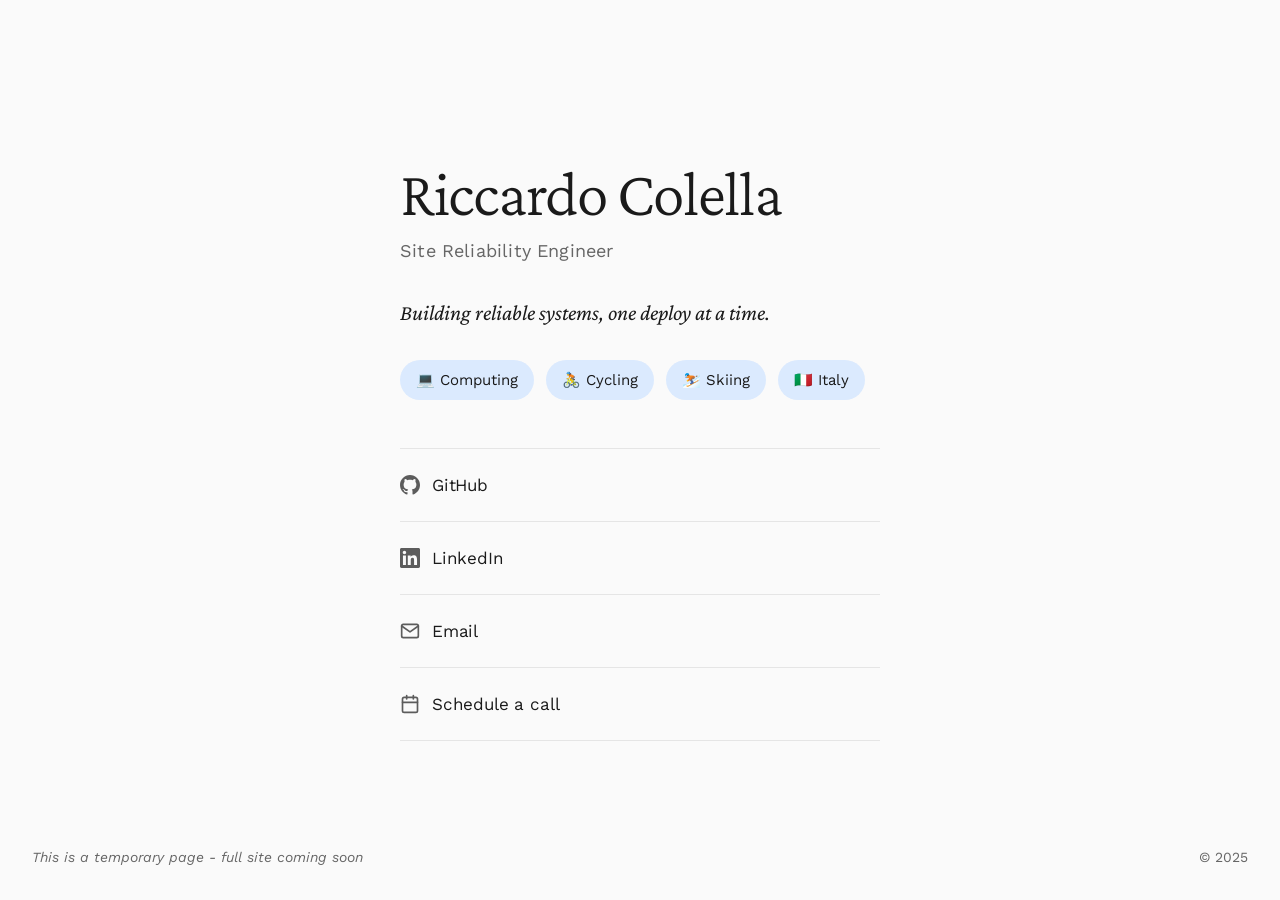
<file: index.html>
<!DOCTYPE html>
<html lang="en">
<head>
    <!-- Google tag (gtag.js) -->
    <script async src="https://www.googletagmanager.com/gtag/js?id=G-9TP7FQLY3E"></script>
    <script>
      window.dataLayer = window.dataLayer || [];
      function gtag(){dataLayer.push(arguments);}
      gtag('js', new Date());
    
      gtag('config', 'G-9TP7FQLY3E');
    </script>
    
    <!-- Google Tag Manager -->
    <script>(function(w,d,s,l,i){w[l]=w[l]||[];w[l].push({'gtm.start':
    new Date().getTime(),event:'gtm.js'});var f=d.getElementsByTagName(s)[0],
    j=d.createElement(s),dl=l!='dataLayer'?'&l='+l:'';j.async=true;j.src=
    'https://www.googletagmanager.com/gtm.js?id='+i+dl;f.parentNode.insertBefore(j,f);
    })(window,document,'script','dataLayer','GTM-T24LNDSS');</script>
    <!-- End Google Tag Manager -->

    <meta charset="UTF-8">
    <meta name="viewport" content="width=device-width, initial-scale=1.0">
    <title>Riccardo Colella - SRE</title>

    <link rel="shortcut icon" href="./assets/images/rc-logo-white.png" type="image/x-icon">
    <link rel="preconnect" href="https://fonts.googleapis.com">
    <link rel="preconnect" href="https://fonts.gstatic.com" crossorigin>
    <link href="https://fonts.googleapis.com/css2?family=Crimson+Pro:wght@300;400&family=Work+Sans:wght@400;500&display=swap" rel="stylesheet">
    
    <!-- Calendly badge widget begin -->
    <link href="https://assets.calendly.com/assets/external/widget.css" rel="stylesheet">
    <script src="https://assets.calendly.com/assets/external/widget.js" type="text/javascript" async></script>
    <!-- Calendly badge widget end -->
    
    <style>
        :root {
            --color-text: #1a1a1a;
            --color-text-secondary: #666666;
            --color-border: #e5e5e5;
            --color-hover: #0a0a0a;
            --color-accent: #2563eb;
            --color-accent-light: #dbeafe;
            --spacing-unit: 1rem;
        }

        * {
            margin: 0;
            padding: 0;
            box-sizing: border-box;
        }

        body {
            font-family: 'Work Sans', -apple-system, sans-serif;
            color: var(--color-text);
            background: #fafafa;
            line-height: 1.6;
            -webkit-font-smoothing: antialiased;
            -moz-osx-font-smoothing: grayscale;
        }

        .container {
            min-height: 100vh;
            display: flex;
            align-items: center;
            justify-content: center;
            padding: 2rem;
        }

        .content {
            max-width: 480px;
            width: 100%;
            animation: fadeIn 1.2s ease-out;
        }

        @keyframes fadeIn {
            from {
                opacity: 0;
                transform: translateY(20px);
            }
            to {
                opacity: 1;
                transform: translateY(0);
            }
        }

        h1 {
            font-family: 'Crimson Pro', serif;
            font-size: clamp(2.5rem, 8vw, 4rem);
            font-weight: 300;
            letter-spacing: -0.02em;
            margin-bottom: 0.5rem;
            line-height: 1.1;
            animation: fadeIn 1.2s ease-out 0.1s both;
        }

        .title {
            font-size: clamp(1rem, 2.5vw, 1.125rem);
            color: var(--color-text-secondary);
            margin-bottom: 2rem;
            font-weight: 400;
            letter-spacing: 0.01em;
            animation: fadeIn 1.2s ease-out 0.2s both;
        }

        .tagline {
            font-family: 'Crimson Pro', serif;
            font-size: clamp(1.125rem, 3vw, 1.375rem);
            color: var(--color-text);
            margin-bottom: 2rem;
            font-weight: 400;
            font-style: italic;
            line-height: 1.4;
            animation: fadeIn 1.2s ease-out 0.25s both;
        }

        .interests {
            display: flex;
            flex-wrap: wrap;
            gap: 0.75rem;
            margin-bottom: 3rem;
            animation: fadeIn 1.2s ease-out 0.3s both;
        }

        .interest-tag {
            background: var(--color-accent-light);
            color: var(--color-text);
            padding: 0.5rem 1rem;
            border-radius: 2rem;
            font-size: 0.9375rem;
            font-weight: 400;
            display: inline-flex;
            align-items: center;
            gap: 0.5rem;
            transition: all 0.3s ease;
        }

        .interest-tag:hover {
            background: var(--color-accent);
            color: white;
            transform: translateY(-2px);
        }

        .links {
            display: flex;
            flex-direction: column;
            gap: 0;
            animation: fadeIn 1.2s ease-out 0.4s both;
        }

        .link-item {
            border-top: 1px solid var(--color-border);
            padding: 1.25rem 0;
            display: flex;
            align-items: center;
            justify-content: space-between;
            text-decoration: none;
            color: var(--color-text);
            transition: all 0.3s ease;
            position: relative;
        }

        .link-item:last-child {
            border-bottom: 1px solid var(--color-border);
        }

        .link-item:hover {
            color: var(--color-accent);
            padding-left: 0.5rem;
        }

        .link-item::after {
            content: '→';
            opacity: 0;
            transform: translateX(-10px);
            transition: all 0.3s ease;
            font-size: 1.25rem;
            font-weight: 300;
            color: var(--color-accent);
        }

        .link-item:hover::after {
            opacity: 1;
            transform: translateX(0);
        }

        .link-label {
            font-size: 1.0625rem;
            font-weight: 400;
            letter-spacing: -0.01em;
            display: flex;
            align-items: center;
            gap: 0.75rem;
        }

        .link-icon {
            width: 20px;
            height: 20px;
            opacity: 0.7;
            transition: opacity 0.3s ease;
        }

        .link-item:hover .link-icon {
            opacity: 1;
        }

        footer {
            position: fixed;
            bottom: 2rem;
            right: 2rem;
            font-size: 0.875rem;
            color: var(--color-text-secondary);
            opacity: 0;
            animation: fadeIn 1.2s ease-out 0.6s both;
        }

        .temp-notice {
            position: fixed;
            bottom: 2rem;
            left: 2rem;
            font-size: 0.875rem;
            color: var(--color-text-secondary);
            font-style: italic;
            opacity: 0;
            animation: fadeIn 1.2s ease-out 0.6s both;
        }

        @media (max-width: 640px) {
            .container {
                padding: 1.5rem;
            }

            h1 {
                margin-bottom: 0.25rem;
            }

            .title {
                margin-bottom: 1.5rem;
            }

            .tagline {
                margin-bottom: 1.5rem;
            }

            .interests {
                margin-bottom: 2.5rem;
            }

            footer {
                position: static;
                text-align: center;
                margin-top: 4rem;
                padding: 0 1.5rem;
            }

            .temp-notice {
                position: static;
                text-align: center;
                margin-top: 1.5rem;
                padding: 0 1.5rem;
            }
        }
    </style>
</head>
<body>
    <!-- Google Tag Manager (noscript) -->
    <noscript>
      <iframe src="https://www.googletagmanager.com/ns.html?id=GTM-T24LNDSS" height="0" width="0" style="display:none;visibility:hidden"></iframe>
    </noscript>
    <!-- End Google Tag Manager (noscript) -->
    <div class="container">
        <div class="content">
            <h1>Riccardo Colella</h1>
            <p class="title">Site Reliability Engineer</p>
            <p class="tagline">Building reliable systems, one deploy at a time.</p>
            
            <div class="interests">
                <span class="interest-tag">💻 Computing</span>
                <span class="interest-tag">🚴 Cycling</span>
                <span class="interest-tag">⛷️ Skiing</span>
                <span class="interest-tag">🇮🇹 Italy</span>
            </div>
            
            <nav class="links">
                <a href="https://github.com/RiccardoColella" class="link-item" target="_blank" rel="noopener noreferrer">
                    <span class="link-label">
                        <svg class="link-icon" viewBox="0 0 24 24" fill="currentColor" xmlns="http://www.w3.org/2000/svg">
                            <path d="M12 0c-6.626 0-12 5.373-12 12 0 5.302 3.438 9.8 8.207 11.387.599.111.793-.261.793-.577v-2.234c-3.338.726-4.033-1.416-4.033-1.416-.546-1.387-1.333-1.756-1.333-1.756-1.089-.745.083-.729.083-.729 1.205.084 1.839 1.237 1.839 1.237 1.07 1.834 2.807 1.304 3.492.997.107-.775.418-1.305.762-1.604-2.665-.305-5.467-1.334-5.467-5.931 0-1.311.469-2.381 1.236-3.221-.124-.303-.535-1.524.117-3.176 0 0 1.008-.322 3.301 1.23.957-.266 1.983-.399 3.003-.404 1.02.005 2.047.138 3.006.404 2.291-1.552 3.297-1.23 3.297-1.23.653 1.653.242 2.874.118 3.176.77.84 1.235 1.911 1.235 3.221 0 4.609-2.807 5.624-5.479 5.921.43.372.823 1.102.823 2.222v3.293c0 .319.192.694.801.576 4.765-1.589 8.199-6.086 8.199-11.386 0-6.627-5.373-12-12-12z"/>
                        </svg>
                        GitHub
                    </span>
                </a>
                <a href="https://linkedin.com/in/riccardo-colella" class="link-item" target="_blank" rel="noopener noreferrer">
                    <span class="link-label">
                        <svg class="link-icon" viewBox="0 0 24 24" fill="currentColor" xmlns="http://www.w3.org/2000/svg">
                            <path d="M20.447 20.452h-3.554v-5.569c0-1.328-.027-3.037-1.852-3.037-1.853 0-2.136 1.445-2.136 2.939v5.667H9.351V9h3.414v1.561h.046c.477-.9 1.637-1.85 3.37-1.85 3.601 0 4.267 2.37 4.267 5.455v6.286zM5.337 7.433c-1.144 0-2.063-.926-2.063-2.065 0-1.138.92-2.063 2.063-2.063 1.14 0 2.064.925 2.064 2.063 0 1.139-.925 2.065-2.064 2.065zm1.782 13.019H3.555V9h3.564v11.452zM22.225 0H1.771C.792 0 0 .774 0 1.729v20.542C0 23.227.792 24 1.771 24h20.451C23.2 24 24 23.227 24 22.271V1.729C24 .774 23.2 0 22.222 0h.003z"/>
                        </svg>
                        LinkedIn
                    </span>
                </a>
                <a href="mailto:directcolellar@outlook.com" class="link-item">
                    <span class="link-label">
                        <svg class="link-icon" viewBox="0 0 24 24" fill="none" stroke="currentColor" stroke-width="2" stroke-linecap="round" stroke-linejoin="round" xmlns="http://www.w3.org/2000/svg">
                            <path d="M4 4h16c1.1 0 2 .9 2 2v12c0 1.1-.9 2-2 2H4c-1.1 0-2-.9-2-2V6c0-1.1.9-2 2-2z"></path>
                            <polyline points="22,6 12,13 2,6"></polyline>
                        </svg>
                        Email
                    </span>
                </a>
                <a href="#" class="link-item" onclick="Calendly.initPopupWidget({url: 'https://calendly.com/riccardocolella/30min'}); return false;">
                    <span class="link-label">
                        <svg class="link-icon" viewBox="0 0 24 24" fill="none" stroke="currentColor" stroke-width="2" stroke-linecap="round" stroke-linejoin="round" xmlns="http://www.w3.org/2000/svg">
                            <rect x="3" y="4" width="18" height="18" rx="2" ry="2"></rect>
                            <line x1="16" y1="2" x2="16" y2="6"></line>
                            <line x1="8" y1="2" x2="8" y2="6"></line>
                            <line x1="3" y1="10" x2="21" y2="10"></line>
                        </svg>
                        Schedule a call
                    </span>
                </a>
            </nav>
        </div>
    </div>

    <footer>
        © 2025
    </footer>

    <div class="temp-notice">
        This is a temporary page - full site coming soon
    </div>
</body>
</html>
</file>
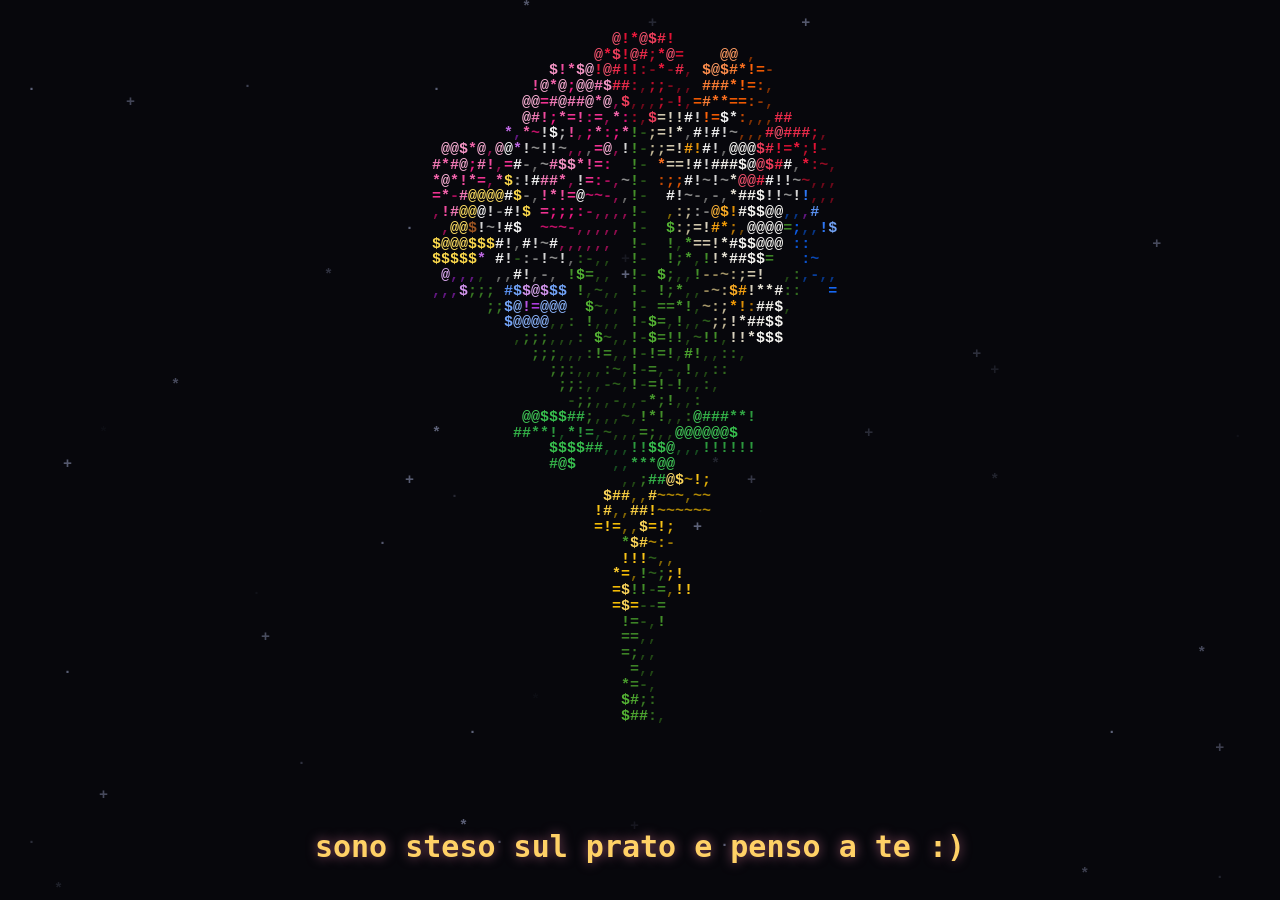
<file: ciao/index.html>
<!DOCTYPE html>
<html lang="it">
<head>
<meta charset="UTF-8">
<meta name="viewport" content="width=device-width, initial-scale=1.0, viewport-fit=cover">
<meta name="theme-color" content="#07070c">
<title>🙂</title>
<link rel="shortcut icon" href="../assets/images/rc-logo-white.png" type="image/x-icon">
<style>
  html, body {
    margin: 0;
    height: 100%;
    background: #07070c;
    overflow: hidden;
    overscroll-behavior: none;
  }
  canvas {
    display: block;
    width: 100vw;
    height: 100vh;
    height: 100dvh;
    touch-action: none;
    cursor: grab;
  }
  canvas:active { cursor: grabbing; }
  .msg {
    position: fixed;
    left: 0; right: 0;
    bottom: max(4vh, env(safe-area-inset-bottom));
    margin: 0;
    text-align: center;
    padding: 0 16px;
    text-wrap: balance;
    font: bold clamp(15px, 4vmin, 30px) ui-monospace, "SF Mono", Menlo, Consolas, monospace;
    color: #ffd166;
    text-shadow: 0 0 12px rgba(255, 140, 180, 0.55);
    pointer-events: none;
    user-select: none;
    animation: pulse 2.4s ease-in-out infinite;
  }
  @keyframes pulse { 50% { opacity: 0.7; transform: translateY(-3px); } }
  @media (prefers-reduced-motion: reduce) { .msg { animation: none; } }
</style>
</head>
<body>
<canvas id="c" aria-label="Un bouquet di fiori colorati in ASCII art che ruota"></canvas>
<p class="msg">sono steso sul prato e penso a te&nbsp;:)</p>
<script>
(() => {
  'use strict';

  // ---------- tiny vector helpers ----------
  const TAU = Math.PI * 2, PI = Math.PI;
  const add = (a, b) => [a[0] + b[0], a[1] + b[1], a[2] + b[2]];
  const sub = (a, b) => [a[0] - b[0], a[1] - b[1], a[2] - b[2]];
  const mul = (a, s) => [a[0] * s, a[1] * s, a[2] * s];
  const cross = (a, b) => [a[1] * b[2] - a[2] * b[1], a[2] * b[0] - a[0] * b[2], a[0] * b[1] - a[1] * b[0]];
  const len = a => Math.hypot(a[0], a[1], a[2]);
  const norm = a => { const l = len(a) || 1; return [a[0] / l, a[1] / l, a[2] / l]; };
  const frame = d => {
    const ref = Math.abs(d[1]) < 0.9 ? [0, 1, 0] : [1, 0, 0];
    const u = norm(cross(d, ref));
    return { u, v: cross(d, u) };
  };
  let seed = 7;
  const rnd = () => { seed = (seed + 0x6D2B79F5) | 0; let t = seed; t = Math.imul(t ^ (t >>> 15), t | 1); t ^= t + Math.imul(t ^ (t >>> 7), t | 61); return ((t ^ (t >>> 14)) >>> 0) / 4294967296; };

  // ---------- materials (h, s, l) ----------
  const MATS = {
    red:     [350, 85, 55],
    pink:    [330, 85, 72],
    white:   [45, 25, 93],
    yellow:  [48, 98, 60],
    orange:  [22, 98, 60],
    purple:  [282, 70, 70],
    blue:    [218, 90, 66],
    center:  [38, 95, 52],
    brown:   [25, 65, 35],
    stem:    [105, 55, 42],
    leaf:    [130, 55, 45],
    ribbon:  [46, 95, 62],
    breath:  [0, 0, 97],
  };
  const MAT_NAMES = Object.keys(MATS);
  const MAT = Object.fromEntries(MAT_NAMES.map((n, i) => [n, i]));
  const RAMP = '.,-~:;=!*#$@';
  const LEVELS = RAMP.length;
  const PALETTE = MAT_NAMES.map(n => {
    const [h, s, l] = MATS[n];
    return Array.from({ length: LEVELS }, (_, i) => {
      const k = i / (LEVELS - 1);
      return `hsl(${h},${s}%,${Math.min(96, l * (0.35 + 0.8 * k))}%)`;
    });
  });

  // ---------- geometry: a point cloud with normals ----------
  const P = [], N = [], M = [];
  const SP = 0.014; // sampling spacing (world units)
  const addPoint = (p, n, m) => { P.push(p[0], p[1], p[2]); N.push(n[0], n[1], n[2]); M.push(m); };

  // parametric surface f(a,b) with a,b in [0,1]; normal from numeric partials
  function surface(f, na, nb, m, keep, fallbackN) {
    const e = 1e-3;
    for (let i = 0; i <= na; i++) {
      for (let j = 0; j < nb; j++) {
        const a = i / na, b = j / nb;
        if (keep && !keep(a, b)) continue;
        const p = f(a, b);
        const da = a + e <= 1 ? sub(f(a + e, b), p) : sub(p, f(a - e, b));
        const db = sub(f(a, b + e), p);
        const c = cross(da, db);
        addPoint(p, len(c) > 1e-12 ? norm(c) : (fallbackN || [0, 1, 0]), m);
      }
    }
  }

  function tube(fn, r, m) {
    let L = 0;
    for (let i = 0; i < 32; i++) L += len(sub(fn((i + 1) / 32), fn(i / 32)));
    const n = Math.max(2, Math.ceil(L / SP));
    for (let i = 0; i <= n; i++) {
      const t = i / n, p = fn(t);
      const tan = norm(sub(fn(Math.min(1, t + 1e-3)), fn(Math.max(0, t - 1e-3))));
      const { u, v } = frame(tan);
      for (let k = 0; k < 6; k++) {
        const a = k / 6 * TAU;
        const e = add(mul(u, Math.cos(a)), mul(v, Math.sin(a)));
        addPoint(add(p, mul(e, r)), e, m);
      }
    }
  }

  const radial = (u, v, th) => add(mul(u, Math.cos(th)), mul(v, Math.sin(th)));

  function daisy(c, d, R, k, mp, mc) {
    const { u, v } = frame(d);
    surface((a, b) => {
      const r = R * (0.1 + 0.9 * a), th = b * TAU;
      const h = 0.3 * R * (r / R) ** 2;
      return add(c, add(mul(d, h), mul(radial(u, v, th), r)));
    }, Math.ceil(R / SP), Math.ceil(TAU * R / SP), mp, (a, b) => {
      const prof = Math.pow(Math.abs(Math.cos(k * b * TAU / 2)), 0.55);
      return 0.1 + 0.9 * a <= 0.3 + 0.7 * prof;
    }, d);
    const rc = 0.3 * R;
    surface((a, b) => {
      const al = a * PI / 2, th = b * TAU;
      return add(c, add(mul(d, 0.03 * R + Math.cos(al) * rc * 0.7), mul(radial(u, v, th), Math.sin(al) * rc)));
    }, Math.ceil(rc * 2 / SP) + 2, Math.ceil(TAU * rc / SP) + 4, mc, null, d);
  }

  function rose(c, d, R, m) {
    const { u, v } = frame(d);
    surface((a, b) => {
      const al = a * 0.68 * PI, th = b * TAU;
      const bump = 0.8 + 0.2 * Math.abs(Math.sin(3 * th + 10 * al));
      const dir = add(mul(d, Math.cos(al)), mul(radial(u, v, th), Math.sin(al)));
      return add(c, mul(dir, R * bump));
    }, Math.ceil(2.2 * R / SP) * 1.5, Math.ceil(TAU * R / SP) * 1.5, m, null, d);
  }

  function tulip(c, d, R, m) {
    const { u, v } = frame(d);
    surface((a, b) => {
      const th = b * TAU;
      const amin = 0.16 * PI + 0.16 * PI * Math.abs(Math.cos(1.5 * th));
      const al = amin + a * (0.92 * PI - amin);
      return add(c, add(mul(d, Math.cos(al) * R * 1.35), mul(radial(u, v, th), Math.sin(al) * R)));
    }, Math.ceil(3 * R / SP), Math.ceil(TAU * R / SP) * 1.5, m, null, d);
  }

  function sphere(c, r, m) {
    surface((a, b) => {
      const al = a * PI, th = b * TAU;
      return add(c, [r * Math.sin(al) * Math.cos(th), r * Math.cos(al), r * Math.sin(al) * Math.sin(th)]);
    }, 5, 9, m);
  }

  function leaf(base, dir, L, W, m) {
    let side = cross(dir, [0, 1, 0]);
    side = len(side) < 1e-6 ? [1, 0, 0] : norm(side);
    const up = cross(side, dir);
    surface((s, t) => {
      const tt = t * 2 - 1;
      const w = W * Math.pow(Math.sin(PI * s), 0.8);
      let p = add(base, mul(dir, L * s));
      p = add(p, [0, -0.45 * L * s * s, 0]);
      p = add(p, mul(side, tt * w));
      return add(p, mul(up, Math.abs(tt) * w * 0.4));
    }, Math.ceil(L / SP * 1.3), Math.ceil(2 * W / SP) + 3, m);
  }

  // ---------- build the bouquet ----------
  const TIE = [0, -0.6, 0];
  const DOME = [0, 0.3, 0], RD = 0.7;
  const TYPES = {
    roseRed:    { kind: 'rose',  m: 'red',    R: 0.19 },
    rosePink:   { kind: 'rose',  m: 'pink',   R: 0.18 },
    daisyW:     { kind: 'daisy', m: 'white',  c: 'center', R: 0.2,  k: 14 },
    daisyY:     { kind: 'daisy', m: 'yellow', c: 'brown',  R: 0.21, k: 16 },
    cosmos:     { kind: 'daisy', m: 'purple', c: 'center', R: 0.19, k: 8 },
    cornflower: { kind: 'daisy', m: 'blue',   c: 'purple', R: 0.14, k: 12 },
    tulip:      { kind: 'tulip', m: 'orange', R: 0.13 },
    tulipPink:  { kind: 'tulip', m: 'pink',   R: 0.13 },
  };

  const heads = [{ phi: 0, th: 0, type: 'roseRed' }];
  ['tulip', 'daisyW', 'rosePink', 'cosmos', 'daisyY']
    .forEach((type, i) => heads.push({ phi: 0.55, th: i * TAU / 5 + 0.3, type }));
  ['roseRed', 'cornflower', 'daisyW', 'tulipPink', 'daisyY', 'rosePink', 'cosmos', 'tulip']
    .forEach((type, i) => heads.push({ phi: 1.05, th: i * TAU / 8 + 0.1, type }));
  ['cornflower', 'daisyW', 'cornflower', 'cosmos', 'cornflower', 'daisyY']
    .forEach((type, i) => heads.push({ phi: 1.4, th: i * TAU / 6 + 0.55, type: type }));

  for (const h of heads) {
    const phi = h.phi + (h.phi ? (rnd() - 0.5) * 0.12 : 0);
    const th = h.th + (rnd() - 0.5) * 0.2;
    const pos = add(DOME, mul([Math.sin(phi) * Math.cos(th), Math.cos(phi), Math.sin(phi) * Math.sin(th)], RD));
    const d = norm(sub(pos, [0, -0.2, 0]));
    const T = TYPES[h.type];
    const small = h.phi > 1.3 ? 0.8 : 1;
    const R = T.R * small;

    // stem: quadratic Bezier from the cut end, through the tie, up to the head
    const B = add(TIE, [Math.cos(th + PI * 0.15) * 0.07 * Math.sin(phi + 0.3), -1.0, Math.sin(th + PI * 0.15) * 0.07 * Math.sin(phi + 0.3)]);
    const ctrl = sub(mul(TIE, 2), mul(add(B, pos), 0.5));
    tube(t => add(add(mul(B, (1 - t) ** 2), mul(ctrl, 2 * t * (1 - t))), mul(pos, t * t)), 0.014, MAT.stem);

    if (T.kind === 'rose') rose(add(pos, mul(d, R * 0.55)), d, R, MAT[T.m]);
    else if (T.kind === 'tulip') tulip(add(pos, mul(d, R * 1.2)), d, R, MAT[T.m]);
    else daisy(pos, d, R, T.k, MAT[T.m], MAT[T.c]);
  }

  // baby's breath clusters tucked between the flowers
  for (let i = 0; i < 14; i++) {
    const phi = 0.3 + rnd() * 1.1, th = rnd() * TAU;
    const c = add(DOME, mul([Math.sin(phi) * Math.cos(th), Math.cos(phi), Math.sin(phi) * Math.sin(th)], RD + 0.12));
    for (let j = 0; j < 7; j++) {
      sphere(add(c, [(rnd() - 0.5) * 0.14, (rnd() - 0.5) * 0.14, (rnd() - 0.5) * 0.14]), 0.02, MAT.breath);
    }
  }

  // leaves fanning out above the tie
  for (let i = 0; i < 7; i++) {
    const th = i * TAU / 7 + 0.2;
    const base = add(TIE, [Math.cos(th) * 0.05, 0.18, Math.sin(th) * 0.05]);
    leaf(base, norm([Math.cos(th), 0.9, Math.sin(th)]), 0.62, 0.085, MAT.leaf);
  }

  // ribbon: band + bow loops + tails
  surface((a, b) => {
    const th = a * TAU, ph = b * TAU, R0 = 0.072, r0 = 0.028;
    return [(R0 + r0 * Math.cos(ph)) * Math.cos(th), TIE[1] + r0 * 1.6 * Math.sin(ph), (R0 + r0 * Math.cos(ph)) * Math.sin(th)];
  }, 50, 14, MAT.ribbon);
  for (const s of [-1, 1]) {
    tube(t => {
      const a = t * TAU;
      return [s * (0.13 + 0.11 * Math.cos(a)), TIE[1] + 0.03 + 0.06 * Math.sin(a), 0.1 + 0.03 * Math.cos(a)];
    }, 0.022, MAT.ribbon);
    tube(t => [s * (0.02 + 0.13 * t), TIE[1] - 0.02 - 0.38 * t, 0.1 + 0.04 * Math.sin(t * 7)], 0.02, MAT.ribbon);
  }
  sphere([0, TIE[1] + 0.01, 0.1], 0.035, MAT.ribbon);

  const COUNT = M.length;
  const PX = Float32Array.from(P), NX = Float32Array.from(N), MX = Uint8Array.from(M);

  // bounds for auto-fit
  let rMax = 0, yMin = Infinity, yMax = -Infinity;
  for (let i = 0; i < COUNT; i++) {
    const x = PX[i * 3], y = PX[i * 3 + 1], z = PX[i * 3 + 2];
    rMax = Math.max(rMax, Math.hypot(x, z));
    yMin = Math.min(yMin, y); yMax = Math.max(yMax, y);
  }
  const yMid = (yMin + yMax) / 2;

  // ---------- rendering ----------
  const canvas = document.getElementById('c');
  const ctx = canvas.getContext('2d');
  const FONT = 'ui-monospace, "SF Mono", Menlo, Consolas, "Liberation Mono", monospace';
  let W, H, cols, rows, charW, lineH, fontSize, scale, depth, cellCol, cellChr, stars;

  function resize() {
    const dpr = Math.min(window.devicePixelRatio || 1, 3);
    W = window.innerWidth; H = window.innerHeight;
    canvas.width = Math.round(W * dpr); canvas.height = Math.round(H * dpr);
    ctx.setTransform(dpr, 0, 0, dpr, 0, 0);
    fontSize = Math.max(7, Math.min(15, Math.min(W, H) / 52));
    ctx.font = `bold ${fontSize}px ${FONT}`;
    charW = ctx.measureText('M').width;
    lineH = fontSize * 1.05;
    cols = Math.ceil(W / charW); rows = Math.ceil(H / lineH);
    depth = new Float32Array(cols * rows);
    cellCol = new Int16Array(cols * rows);
    cellChr = new Uint8Array(cols * rows);
    scale = Math.min(W * 0.9 / (2 * rMax), H * 0.78 / (yMax - yMin));
    stars = Array.from({ length: Math.floor(cols * rows * 0.012) }, () => ({
      i: Math.floor(Math.random() * cols * rows),
      ph: Math.random() * TAU,
      sp: 0.6 + Math.random() * 1.6,
      ch: '.·+*'[Math.floor(Math.random() * 4)],
    }));
  }
  window.addEventListener('resize', resize);
  resize();

  const light = norm([-0.5, 0.7, 0.65]);
  const reduce = window.matchMedia('(prefers-reduced-motion: reduce)').matches;
  const AUTO = reduce ? 0.18 : 0.55;
  let yaw = 0, pitch = 0.28, vel = AUTO, dragging = false, lastX = 0, lastY = 0, lastT = 0;

  canvas.addEventListener('pointerdown', e => {
    dragging = true; lastX = e.clientX; lastY = e.clientY; lastT = performance.now();
    canvas.setPointerCapture(e.pointerId);
  });
  canvas.addEventListener('pointermove', e => {
    if (!dragging) return;
    const now = performance.now(), dt = Math.max(1, now - lastT) / 1000;
    const dx = e.clientX - lastX, dy = e.clientY - lastY;
    yaw += dx * 0.01;
    pitch = Math.max(-0.3, Math.min(0.9, pitch + dy * 0.006));
    vel = (dx * 0.01) / dt;
    lastX = e.clientX; lastY = e.clientY; lastT = now;
  });
  const end = () => { dragging = false; };
  canvas.addEventListener('pointerup', end);
  canvas.addEventListener('pointercancel', end);

  let prev = performance.now();
  function frameLoop(now) {
    const dt = Math.min(0.05, (now - prev) / 1000); prev = now;
    if (!dragging) {
      vel += (AUTO - vel) * Math.min(1, dt * 1.5);
      yaw += vel * dt;
    }
    const sway = reduce ? 0 : Math.sin(now / 1600) * 0.04;
    const ca = Math.cos(yaw), sa = Math.sin(yaw);
    const cb = Math.cos(pitch + sway), sb = Math.sin(pitch + sway);
    const cx = W / 2, cy = H * 0.45;

    depth.fill(-1e9);
    for (let i = 0; i < COUNT; i++) {
      const j = i * 3;
      const x = PX[j], y = PX[j + 1] - yMid, z = PX[j + 2];
      const x1 = x * ca + z * sa, z1 = -x * sa + z * ca;
      const y2 = y * cb - z1 * sb, z2 = z1 * cb + y * sb;
      const f = 5 / (5 - z2);
      const col = ((cx + x1 * scale * f) / charW) | 0;
      const row = ((cy - y2 * scale * f) / lineH) | 0;
      if (col < 0 || row < 0 || col >= cols || row >= rows) continue;
      const k = row * cols + col;
      if (z2 <= depth[k]) continue;
      depth[k] = z2;
      const nx = NX[j], ny = NX[j + 1], nz = NX[j + 2];
      let nx1 = nx * ca + nz * sa; const nz1 = -nx * sa + nz * ca;
      let ny2 = ny * cb - nz1 * sb, nz2 = nz1 * cb + ny * sb;
      if (nz2 < 0) { nx1 = -nx1; ny2 = -ny2; nz2 = -nz2; }
      const lum = 0.12 + 0.88 * Math.max(0, nx1 * light[0] + ny2 * light[1] + nz2 * light[2]);
      const lvl = Math.min(LEVELS - 1, (lum * LEVELS) | 0);
      cellChr[k] = lvl;
      cellCol[k] = MX[i] * LEVELS + lvl;
    }

    ctx.fillStyle = '#07070c';
    ctx.fillRect(0, 0, W, H);
    ctx.textBaseline = 'top';

    const t = now / 1000;
    for (const s of stars) {
      if (depth[s.i] > -1e9) continue;
      const a = Math.max(0, Math.sin(t * s.sp + s.ph));
      if (a < 0.05) continue;
      ctx.fillStyle = `rgba(200,210,255,${(a * 0.45).toFixed(2)})`;
      ctx.fillText(s.ch, (s.i % cols) * charW, ((s.i / cols) | 0) * lineH);
    }

    let last = -1;
    for (let k = 0, n = cols * rows; k < n; k++) {
      if (depth[k] === -1e9) continue;
      const c = cellCol[k];
      if (c !== last) { ctx.fillStyle = PALETTE[(c / LEVELS) | 0][c % LEVELS]; last = c; }
      ctx.fillText(RAMP[cellChr[k]], (k % cols) * charW, ((k / cols) | 0) * lineH);
    }
    requestAnimationFrame(frameLoop);
  }
  requestAnimationFrame(frameLoop);
})();
</script>
</body>
</html>
</file>
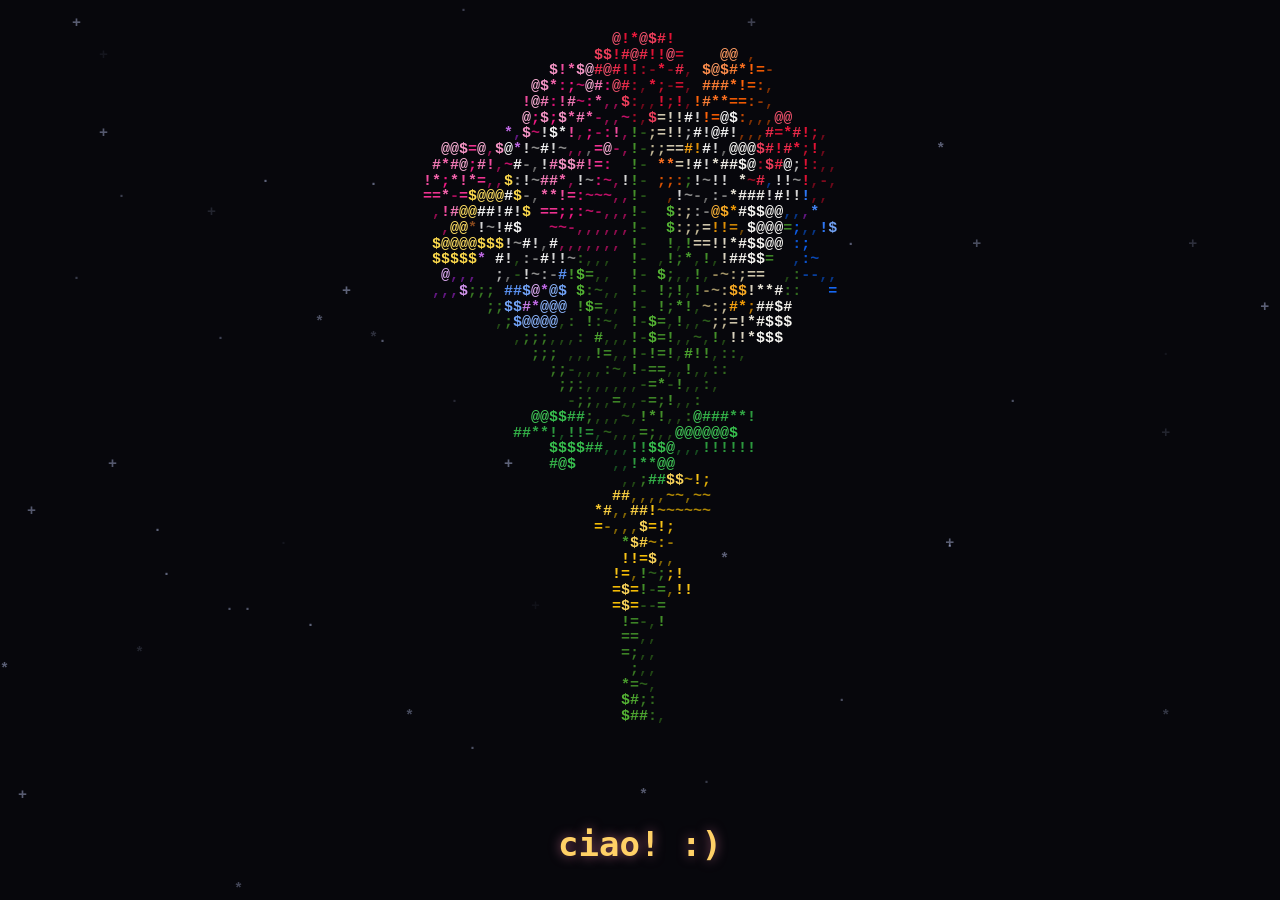
<file: fiori/index.html>
<!DOCTYPE html>
<html lang="it">
<head>
<meta charset="UTF-8">
<meta name="viewport" content="width=device-width, initial-scale=1.0, viewport-fit=cover">
<meta name="theme-color" content="#07070c">
<title>Fiori</title>
<link rel="shortcut icon" href="../assets/images/rc-logo-white.png" type="image/x-icon">
<style>
  html, body {
    margin: 0;
    height: 100%;
    background: #07070c;
    overflow: hidden;
    overscroll-behavior: none;
  }
  canvas {
    display: block;
    width: 100vw;
    height: 100vh;
    height: 100dvh;
    touch-action: none;
    cursor: grab;
  }
  canvas:active { cursor: grabbing; }
  .msg {
    position: fixed;
    left: 0; right: 0;
    bottom: max(4vh, env(safe-area-inset-bottom));
    margin: 0;
    text-align: center;
    font: bold clamp(18px, 4.5vmin, 34px) ui-monospace, "SF Mono", Menlo, Consolas, monospace;
    color: #ffd166;
    text-shadow: 0 0 12px rgba(255, 140, 180, 0.55);
    pointer-events: none;
    user-select: none;
    animation: pulse 2.4s ease-in-out infinite;
  }
  @keyframes pulse { 50% { opacity: 0.7; transform: translateY(-3px); } }
  @media (prefers-reduced-motion: reduce) { .msg { animation: none; } }
</style>
</head>
<body>
<canvas id="c" aria-label="Un bouquet di fiori colorati in ASCII art che ruota"></canvas>
<p class="msg">ciao! :)</p>
<script>
(() => {
  'use strict';

  // ---------- tiny vector helpers ----------
  const TAU = Math.PI * 2, PI = Math.PI;
  const add = (a, b) => [a[0] + b[0], a[1] + b[1], a[2] + b[2]];
  const sub = (a, b) => [a[0] - b[0], a[1] - b[1], a[2] - b[2]];
  const mul = (a, s) => [a[0] * s, a[1] * s, a[2] * s];
  const cross = (a, b) => [a[1] * b[2] - a[2] * b[1], a[2] * b[0] - a[0] * b[2], a[0] * b[1] - a[1] * b[0]];
  const len = a => Math.hypot(a[0], a[1], a[2]);
  const norm = a => { const l = len(a) || 1; return [a[0] / l, a[1] / l, a[2] / l]; };
  const frame = d => {
    const ref = Math.abs(d[1]) < 0.9 ? [0, 1, 0] : [1, 0, 0];
    const u = norm(cross(d, ref));
    return { u, v: cross(d, u) };
  };
  let seed = 7;
  const rnd = () => { seed = (seed + 0x6D2B79F5) | 0; let t = seed; t = Math.imul(t ^ (t >>> 15), t | 1); t ^= t + Math.imul(t ^ (t >>> 7), t | 61); return ((t ^ (t >>> 14)) >>> 0) / 4294967296; };

  // ---------- materials (h, s, l) ----------
  const MATS = {
    red:     [350, 85, 55],
    pink:    [330, 85, 72],
    white:   [45, 25, 93],
    yellow:  [48, 98, 60],
    orange:  [22, 98, 60],
    purple:  [282, 70, 70],
    blue:    [218, 90, 66],
    center:  [38, 95, 52],
    brown:   [25, 65, 35],
    stem:    [105, 55, 42],
    leaf:    [130, 55, 45],
    ribbon:  [46, 95, 62],
    breath:  [0, 0, 97],
  };
  const MAT_NAMES = Object.keys(MATS);
  const MAT = Object.fromEntries(MAT_NAMES.map((n, i) => [n, i]));
  const RAMP = '.,-~:;=!*#$@';
  const LEVELS = RAMP.length;
  const PALETTE = MAT_NAMES.map(n => {
    const [h, s, l] = MATS[n];
    return Array.from({ length: LEVELS }, (_, i) => {
      const k = i / (LEVELS - 1);
      return `hsl(${h},${s}%,${Math.min(96, l * (0.35 + 0.8 * k))}%)`;
    });
  });

  // ---------- geometry: a point cloud with normals ----------
  const P = [], N = [], M = [];
  const SP = 0.014; // sampling spacing (world units)
  const addPoint = (p, n, m) => { P.push(p[0], p[1], p[2]); N.push(n[0], n[1], n[2]); M.push(m); };

  // parametric surface f(a,b) with a,b in [0,1]; normal from numeric partials
  function surface(f, na, nb, m, keep, fallbackN) {
    const e = 1e-3;
    for (let i = 0; i <= na; i++) {
      for (let j = 0; j < nb; j++) {
        const a = i / na, b = j / nb;
        if (keep && !keep(a, b)) continue;
        const p = f(a, b);
        const da = a + e <= 1 ? sub(f(a + e, b), p) : sub(p, f(a - e, b));
        const db = sub(f(a, b + e), p);
        const c = cross(da, db);
        addPoint(p, len(c) > 1e-12 ? norm(c) : (fallbackN || [0, 1, 0]), m);
      }
    }
  }

  function tube(fn, r, m) {
    let L = 0;
    for (let i = 0; i < 32; i++) L += len(sub(fn((i + 1) / 32), fn(i / 32)));
    const n = Math.max(2, Math.ceil(L / SP));
    for (let i = 0; i <= n; i++) {
      const t = i / n, p = fn(t);
      const tan = norm(sub(fn(Math.min(1, t + 1e-3)), fn(Math.max(0, t - 1e-3))));
      const { u, v } = frame(tan);
      for (let k = 0; k < 6; k++) {
        const a = k / 6 * TAU;
        const e = add(mul(u, Math.cos(a)), mul(v, Math.sin(a)));
        addPoint(add(p, mul(e, r)), e, m);
      }
    }
  }

  const radial = (u, v, th) => add(mul(u, Math.cos(th)), mul(v, Math.sin(th)));

  function daisy(c, d, R, k, mp, mc) {
    const { u, v } = frame(d);
    surface((a, b) => {
      const r = R * (0.1 + 0.9 * a), th = b * TAU;
      const h = 0.3 * R * (r / R) ** 2;
      return add(c, add(mul(d, h), mul(radial(u, v, th), r)));
    }, Math.ceil(R / SP), Math.ceil(TAU * R / SP), mp, (a, b) => {
      const prof = Math.pow(Math.abs(Math.cos(k * b * TAU / 2)), 0.55);
      return 0.1 + 0.9 * a <= 0.3 + 0.7 * prof;
    }, d);
    const rc = 0.3 * R;
    surface((a, b) => {
      const al = a * PI / 2, th = b * TAU;
      return add(c, add(mul(d, 0.03 * R + Math.cos(al) * rc * 0.7), mul(radial(u, v, th), Math.sin(al) * rc)));
    }, Math.ceil(rc * 2 / SP) + 2, Math.ceil(TAU * rc / SP) + 4, mc, null, d);
  }

  function rose(c, d, R, m) {
    const { u, v } = frame(d);
    surface((a, b) => {
      const al = a * 0.68 * PI, th = b * TAU;
      const bump = 0.8 + 0.2 * Math.abs(Math.sin(3 * th + 10 * al));
      const dir = add(mul(d, Math.cos(al)), mul(radial(u, v, th), Math.sin(al)));
      return add(c, mul(dir, R * bump));
    }, Math.ceil(2.2 * R / SP) * 1.5, Math.ceil(TAU * R / SP) * 1.5, m, null, d);
  }

  function tulip(c, d, R, m) {
    const { u, v } = frame(d);
    surface((a, b) => {
      const th = b * TAU;
      const amin = 0.16 * PI + 0.16 * PI * Math.abs(Math.cos(1.5 * th));
      const al = amin + a * (0.92 * PI - amin);
      return add(c, add(mul(d, Math.cos(al) * R * 1.35), mul(radial(u, v, th), Math.sin(al) * R)));
    }, Math.ceil(3 * R / SP), Math.ceil(TAU * R / SP) * 1.5, m, null, d);
  }

  function sphere(c, r, m) {
    surface((a, b) => {
      const al = a * PI, th = b * TAU;
      return add(c, [r * Math.sin(al) * Math.cos(th), r * Math.cos(al), r * Math.sin(al) * Math.sin(th)]);
    }, 5, 9, m);
  }

  function leaf(base, dir, L, W, m) {
    let side = cross(dir, [0, 1, 0]);
    side = len(side) < 1e-6 ? [1, 0, 0] : norm(side);
    const up = cross(side, dir);
    surface((s, t) => {
      const tt = t * 2 - 1;
      const w = W * Math.pow(Math.sin(PI * s), 0.8);
      let p = add(base, mul(dir, L * s));
      p = add(p, [0, -0.45 * L * s * s, 0]);
      p = add(p, mul(side, tt * w));
      return add(p, mul(up, Math.abs(tt) * w * 0.4));
    }, Math.ceil(L / SP * 1.3), Math.ceil(2 * W / SP) + 3, m);
  }

  // ---------- build the bouquet ----------
  const TIE = [0, -0.6, 0];
  const DOME = [0, 0.3, 0], RD = 0.7;
  const TYPES = {
    roseRed:    { kind: 'rose',  m: 'red',    R: 0.19 },
    rosePink:   { kind: 'rose',  m: 'pink',   R: 0.18 },
    daisyW:     { kind: 'daisy', m: 'white',  c: 'center', R: 0.2,  k: 14 },
    daisyY:     { kind: 'daisy', m: 'yellow', c: 'brown',  R: 0.21, k: 16 },
    cosmos:     { kind: 'daisy', m: 'purple', c: 'center', R: 0.19, k: 8 },
    cornflower: { kind: 'daisy', m: 'blue',   c: 'purple', R: 0.14, k: 12 },
    tulip:      { kind: 'tulip', m: 'orange', R: 0.13 },
    tulipPink:  { kind: 'tulip', m: 'pink',   R: 0.13 },
  };

  const heads = [{ phi: 0, th: 0, type: 'roseRed' }];
  ['tulip', 'daisyW', 'rosePink', 'cosmos', 'daisyY']
    .forEach((type, i) => heads.push({ phi: 0.55, th: i * TAU / 5 + 0.3, type }));
  ['roseRed', 'cornflower', 'daisyW', 'tulipPink', 'daisyY', 'rosePink', 'cosmos', 'tulip']
    .forEach((type, i) => heads.push({ phi: 1.05, th: i * TAU / 8 + 0.1, type }));
  ['cornflower', 'daisyW', 'cornflower', 'cosmos', 'cornflower', 'daisyY']
    .forEach((type, i) => heads.push({ phi: 1.4, th: i * TAU / 6 + 0.55, type: type }));

  for (const h of heads) {
    const phi = h.phi + (h.phi ? (rnd() - 0.5) * 0.12 : 0);
    const th = h.th + (rnd() - 0.5) * 0.2;
    const pos = add(DOME, mul([Math.sin(phi) * Math.cos(th), Math.cos(phi), Math.sin(phi) * Math.sin(th)], RD));
    const d = norm(sub(pos, [0, -0.2, 0]));
    const T = TYPES[h.type];
    const small = h.phi > 1.3 ? 0.8 : 1;
    const R = T.R * small;

    // stem: quadratic Bezier from the cut end, through the tie, up to the head
    const B = add(TIE, [Math.cos(th + PI * 0.15) * 0.07 * Math.sin(phi + 0.3), -1.0, Math.sin(th + PI * 0.15) * 0.07 * Math.sin(phi + 0.3)]);
    const ctrl = sub(mul(TIE, 2), mul(add(B, pos), 0.5));
    tube(t => add(add(mul(B, (1 - t) ** 2), mul(ctrl, 2 * t * (1 - t))), mul(pos, t * t)), 0.014, MAT.stem);

    if (T.kind === 'rose') rose(add(pos, mul(d, R * 0.55)), d, R, MAT[T.m]);
    else if (T.kind === 'tulip') tulip(add(pos, mul(d, R * 1.2)), d, R, MAT[T.m]);
    else daisy(pos, d, R, T.k, MAT[T.m], MAT[T.c]);
  }

  // baby's breath clusters tucked between the flowers
  for (let i = 0; i < 14; i++) {
    const phi = 0.3 + rnd() * 1.1, th = rnd() * TAU;
    const c = add(DOME, mul([Math.sin(phi) * Math.cos(th), Math.cos(phi), Math.sin(phi) * Math.sin(th)], RD + 0.12));
    for (let j = 0; j < 7; j++) {
      sphere(add(c, [(rnd() - 0.5) * 0.14, (rnd() - 0.5) * 0.14, (rnd() - 0.5) * 0.14]), 0.02, MAT.breath);
    }
  }

  // leaves fanning out above the tie
  for (let i = 0; i < 7; i++) {
    const th = i * TAU / 7 + 0.2;
    const base = add(TIE, [Math.cos(th) * 0.05, 0.18, Math.sin(th) * 0.05]);
    leaf(base, norm([Math.cos(th), 0.9, Math.sin(th)]), 0.62, 0.085, MAT.leaf);
  }

  // ribbon: band + bow loops + tails
  surface((a, b) => {
    const th = a * TAU, ph = b * TAU, R0 = 0.072, r0 = 0.028;
    return [(R0 + r0 * Math.cos(ph)) * Math.cos(th), TIE[1] + r0 * 1.6 * Math.sin(ph), (R0 + r0 * Math.cos(ph)) * Math.sin(th)];
  }, 50, 14, MAT.ribbon);
  for (const s of [-1, 1]) {
    tube(t => {
      const a = t * TAU;
      return [s * (0.13 + 0.11 * Math.cos(a)), TIE[1] + 0.03 + 0.06 * Math.sin(a), 0.1 + 0.03 * Math.cos(a)];
    }, 0.022, MAT.ribbon);
    tube(t => [s * (0.02 + 0.13 * t), TIE[1] - 0.02 - 0.38 * t, 0.1 + 0.04 * Math.sin(t * 7)], 0.02, MAT.ribbon);
  }
  sphere([0, TIE[1] + 0.01, 0.1], 0.035, MAT.ribbon);

  const COUNT = M.length;
  const PX = Float32Array.from(P), NX = Float32Array.from(N), MX = Uint8Array.from(M);

  // bounds for auto-fit
  let rMax = 0, yMin = Infinity, yMax = -Infinity;
  for (let i = 0; i < COUNT; i++) {
    const x = PX[i * 3], y = PX[i * 3 + 1], z = PX[i * 3 + 2];
    rMax = Math.max(rMax, Math.hypot(x, z));
    yMin = Math.min(yMin, y); yMax = Math.max(yMax, y);
  }
  const yMid = (yMin + yMax) / 2;

  // ---------- rendering ----------
  const canvas = document.getElementById('c');
  const ctx = canvas.getContext('2d');
  const FONT = 'ui-monospace, "SF Mono", Menlo, Consolas, "Liberation Mono", monospace';
  let W, H, cols, rows, charW, lineH, fontSize, scale, depth, cellCol, cellChr, stars;

  function resize() {
    const dpr = Math.min(window.devicePixelRatio || 1, 3);
    W = window.innerWidth; H = window.innerHeight;
    canvas.width = Math.round(W * dpr); canvas.height = Math.round(H * dpr);
    ctx.setTransform(dpr, 0, 0, dpr, 0, 0);
    fontSize = Math.max(7, Math.min(15, Math.min(W, H) / 52));
    ctx.font = `bold ${fontSize}px ${FONT}`;
    charW = ctx.measureText('M').width;
    lineH = fontSize * 1.05;
    cols = Math.ceil(W / charW); rows = Math.ceil(H / lineH);
    depth = new Float32Array(cols * rows);
    cellCol = new Int16Array(cols * rows);
    cellChr = new Uint8Array(cols * rows);
    scale = Math.min(W * 0.9 / (2 * rMax), H * 0.78 / (yMax - yMin));
    stars = Array.from({ length: Math.floor(cols * rows * 0.012) }, () => ({
      i: Math.floor(Math.random() * cols * rows),
      ph: Math.random() * TAU,
      sp: 0.6 + Math.random() * 1.6,
      ch: '.·+*'[Math.floor(Math.random() * 4)],
    }));
  }
  window.addEventListener('resize', resize);
  resize();

  const light = norm([-0.5, 0.7, 0.65]);
  const reduce = window.matchMedia('(prefers-reduced-motion: reduce)').matches;
  const AUTO = reduce ? 0.18 : 0.55;
  let yaw = 0, pitch = 0.28, vel = AUTO, dragging = false, lastX = 0, lastY = 0, lastT = 0;

  canvas.addEventListener('pointerdown', e => {
    dragging = true; lastX = e.clientX; lastY = e.clientY; lastT = performance.now();
    canvas.setPointerCapture(e.pointerId);
  });
  canvas.addEventListener('pointermove', e => {
    if (!dragging) return;
    const now = performance.now(), dt = Math.max(1, now - lastT) / 1000;
    const dx = e.clientX - lastX, dy = e.clientY - lastY;
    yaw += dx * 0.01;
    pitch = Math.max(-0.3, Math.min(0.9, pitch + dy * 0.006));
    vel = (dx * 0.01) / dt;
    lastX = e.clientX; lastY = e.clientY; lastT = now;
  });
  const end = () => { dragging = false; };
  canvas.addEventListener('pointerup', end);
  canvas.addEventListener('pointercancel', end);

  let prev = performance.now();
  function frameLoop(now) {
    const dt = Math.min(0.05, (now - prev) / 1000); prev = now;
    if (!dragging) {
      vel += (AUTO - vel) * Math.min(1, dt * 1.5);
      yaw += vel * dt;
    }
    const sway = reduce ? 0 : Math.sin(now / 1600) * 0.04;
    const ca = Math.cos(yaw), sa = Math.sin(yaw);
    const cb = Math.cos(pitch + sway), sb = Math.sin(pitch + sway);
    const cx = W / 2, cy = H * 0.45;

    depth.fill(-1e9);
    for (let i = 0; i < COUNT; i++) {
      const j = i * 3;
      const x = PX[j], y = PX[j + 1] - yMid, z = PX[j + 2];
      const x1 = x * ca + z * sa, z1 = -x * sa + z * ca;
      const y2 = y * cb - z1 * sb, z2 = z1 * cb + y * sb;
      const f = 5 / (5 - z2);
      const col = ((cx + x1 * scale * f) / charW) | 0;
      const row = ((cy - y2 * scale * f) / lineH) | 0;
      if (col < 0 || row < 0 || col >= cols || row >= rows) continue;
      const k = row * cols + col;
      if (z2 <= depth[k]) continue;
      depth[k] = z2;
      const nx = NX[j], ny = NX[j + 1], nz = NX[j + 2];
      let nx1 = nx * ca + nz * sa; const nz1 = -nx * sa + nz * ca;
      let ny2 = ny * cb - nz1 * sb, nz2 = nz1 * cb + ny * sb;
      if (nz2 < 0) { nx1 = -nx1; ny2 = -ny2; nz2 = -nz2; }
      const lum = 0.12 + 0.88 * Math.max(0, nx1 * light[0] + ny2 * light[1] + nz2 * light[2]);
      const lvl = Math.min(LEVELS - 1, (lum * LEVELS) | 0);
      cellChr[k] = lvl;
      cellCol[k] = MX[i] * LEVELS + lvl;
    }

    ctx.fillStyle = '#07070c';
    ctx.fillRect(0, 0, W, H);
    ctx.textBaseline = 'top';

    const t = now / 1000;
    for (const s of stars) {
      if (depth[s.i] > -1e9) continue;
      const a = Math.max(0, Math.sin(t * s.sp + s.ph));
      if (a < 0.05) continue;
      ctx.fillStyle = `rgba(200,210,255,${(a * 0.45).toFixed(2)})`;
      ctx.fillText(s.ch, (s.i % cols) * charW, ((s.i / cols) | 0) * lineH);
    }

    let last = -1;
    for (let k = 0, n = cols * rows; k < n; k++) {
      if (depth[k] === -1e9) continue;
      const c = cellCol[k];
      if (c !== last) { ctx.fillStyle = PALETTE[(c / LEVELS) | 0][c % LEVELS]; last = c; }
      ctx.fillText(RAMP[cellChr[k]], (k % cols) * charW, ((k / cols) | 0) * lineH);
    }
    requestAnimationFrame(frameLoop);
  }
  requestAnimationFrame(frameLoop);
})();
</script>
</body>
</html>
</file>
